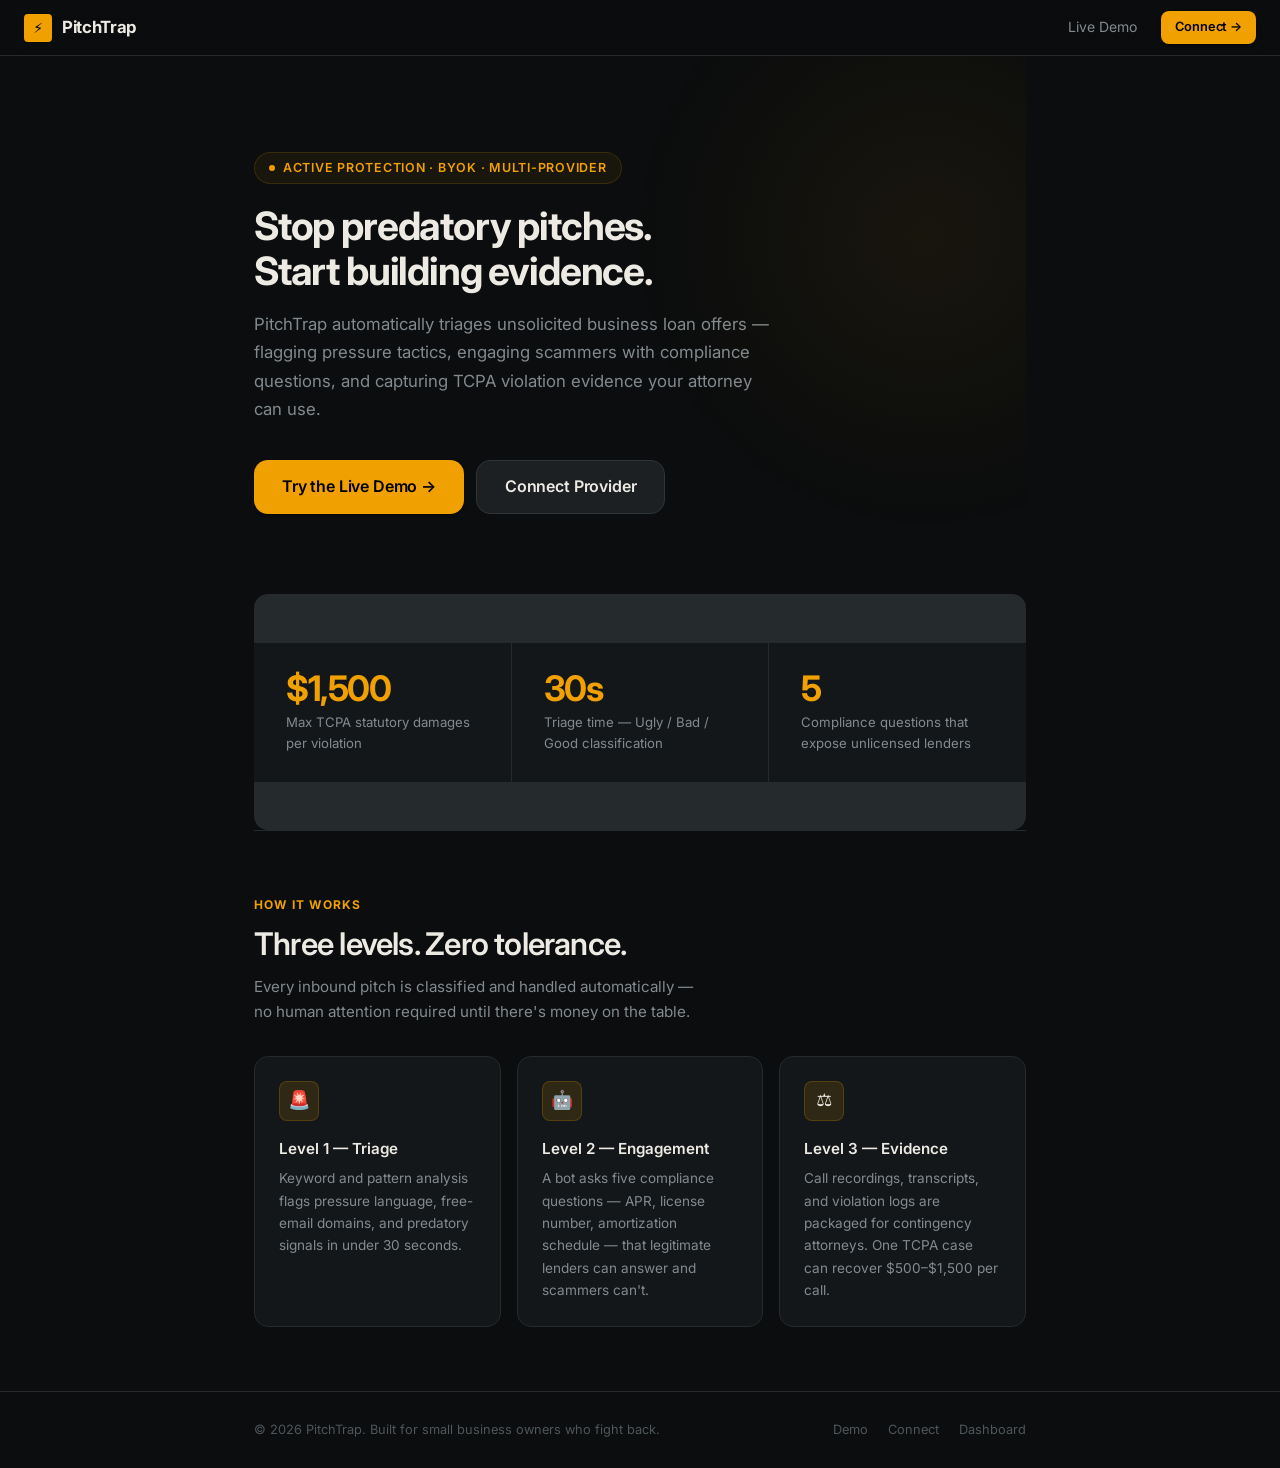
<file: templates/index.html>
<!DOCTYPE html>
<html lang="en">
<head>
  <meta charset="UTF-8">
  <meta name="viewport" content="width=device-width, initial-scale=1.0">
  <title>PitchTrap — Digital Sentinel for Small Business</title>
  <link rel="preconnect" href="https://fonts.googleapis.com">
  <link href="https://fonts.googleapis.com/css2?family=Inter:wght@400;500;600;700&family=JetBrains+Mono:wght@400;500&display=swap" rel="stylesheet">
  <link rel="stylesheet" href="/static/style.css">
  <style>
    .hero {
      padding: 96px 0 80px;
      position: relative;
      overflow: hidden;
    }
    .hero::before {
      content: '';
      position: absolute;
      top: -120px;
      right: -200px;
      width: 600px;
      height: 600px;
      background: radial-gradient(circle, rgba(240,160,0,0.06) 0%, transparent 70%);
      pointer-events: none;
    }
    .hero-headline {
      max-width: 640px;
    }
    .hero-sub {
      max-width: 520px;
      color: var(--text-secondary);
      font-size: 1.05rem;
      margin-top: 16px;
      line-height: 1.7;
    }
    .hero-actions {
      display: flex;
      gap: 12px;
      margin-top: 36px;
      flex-wrap: wrap;
    }
    .feature-grid {
      padding: 64px 0;
      border-top: 1px solid var(--border);
    }
    .feature-label {
      font-size: 0.75rem;
      font-weight: 700;
      letter-spacing: 0.1em;
      text-transform: uppercase;
      color: var(--amber);
      margin-bottom: 12px;
    }
    .feature-intro {
      max-width: 440px;
      color: var(--text-secondary);
      margin-top: 10px;
      font-size: 0.95rem;
    }
    .feature-card {
      background: var(--surface);
      border: 1px solid var(--border);
      border-radius: var(--radius-lg);
      padding: 24px;
      transition: border-color 200ms var(--ease-out), transform 200ms var(--ease-out);
    }
    .feature-card:hover {
      border-color: var(--border-light);
      transform: translateY(-2px);
    }
    .feature-icon {
      width: 40px;
      height: 40px;
      background: var(--amber-glow);
      border: 1px solid rgba(240,160,0,.2);
      border-radius: var(--radius-md);
      display: flex;
      align-items: center;
      justify-content: center;
      font-size: 18px;
      margin-bottom: 16px;
    }
    .feature-title {
      font-size: 0.95rem;
      font-weight: 600;
      color: var(--text-primary);
      margin-bottom: 6px;
    }
    .feature-desc {
      font-size: 0.85rem;
      color: var(--text-secondary);
      line-height: 1.65;
    }
    .stat-row {
      padding: 48px 0;
      border-top: 1px solid var(--border);
      display: grid;
      grid-template-columns: repeat(3, 1fr);
      gap: 1px;
      background: var(--border);
      border-radius: var(--radius-lg);
      overflow: hidden;
    }
    .stat {
      background: var(--surface);
      padding: 28px 32px;
    }
    .stat-value {
      font-size: 2.2rem;
      font-weight: 700;
      color: var(--amber);
      letter-spacing: -0.04em;
      line-height: 1;
    }
    .stat-label {
      font-size: 0.825rem;
      color: var(--text-secondary);
      margin-top: 6px;
    }
    footer {
      border-top: 1px solid var(--border);
      padding: 28px 0;
      display: flex;
      align-items: center;
      justify-content: space-between;
    }
    .footer-copy {
      font-size: 0.8rem;
      color: var(--text-muted);
    }
    .footer-links {
      display: flex;
      gap: 20px;
    }
    .footer-links a {
      font-size: 0.8rem;
      color: var(--text-muted);
      text-decoration: none;
      transition: color 150ms;
    }
    .footer-links a:hover { color: var(--text-secondary); }
    @media (max-width: 640px) {
      .hero { padding: 64px 0 48px; }
      .stat-row { grid-template-columns: 1fr; }
      footer { flex-direction: column; gap: 16px; align-items: flex-start; }
    }
  </style>
</head>
<body>

  <nav class="nav">
    <a href="/" class="nav-brand">
      <span class="nav-brand-icon">⚡</span>
      PitchTrap
    </a>
    <div class="nav-links">
      <a href="/demo" class="nav-link">Live Demo</a>
      <a href="/onboarding" class="btn btn-primary btn-sm" style="margin-left:8px">Connect →</a>
    </div>
  </nav>

  <div class="container">

    <section class="hero page-enter">
      <div class="hero-eyebrow">Active Protection · BYOK · Multi-provider</div>
      <div class="hero-headline">
        <h1>Stop predatory pitches.<br>Start building evidence.</h1>
      </div>
      <p class="hero-sub">
        PitchTrap automatically triages unsolicited business loan offers — flagging pressure tactics, engaging scammers with compliance questions, and capturing TCPA violation evidence your attorney can use.
      </p>
      <div class="hero-actions">
        <a href="/demo" class="btn btn-primary btn-lg">Try the Live Demo →</a>
        <a href="/onboarding" class="btn btn-secondary btn-lg">Connect Provider</a>
      </div>
    </section>

    <div class="stat-row page-enter page-enter-delay-1">
      <div class="stat">
        <div class="stat-value">$1,500</div>
        <div class="stat-label">Max TCPA statutory damages per violation</div>
      </div>
      <div class="stat">
        <div class="stat-value">30s</div>
        <div class="stat-label">Triage time — Ugly / Bad / Good classification</div>
      </div>
      <div class="stat">
        <div class="stat-value">5</div>
        <div class="stat-label">Compliance questions that expose unlicensed lenders</div>
      </div>
    </div>

    <section class="feature-grid page-enter page-enter-delay-2">
      <div class="feature-label">How it works</div>
      <h2>Three levels. Zero tolerance.</h2>
      <p class="feature-intro">Every inbound pitch is classified and handled automatically — no human attention required until there's money on the table.</p>
      <div class="grid-3" style="margin-top:32px">
        <div class="feature-card">
          <div class="feature-icon">🚨</div>
          <div class="feature-title">Level 1 — Triage</div>
          <div class="feature-desc">Keyword and pattern analysis flags pressure language, free-email domains, and predatory signals in under 30 seconds.</div>
        </div>
        <div class="feature-card">
          <div class="feature-icon">🤖</div>
          <div class="feature-title">Level 2 — Engagement</div>
          <div class="feature-desc">A bot asks five compliance questions — APR, license number, amortization schedule — that legitimate lenders can answer and scammers can't.</div>
        </div>
        <div class="feature-card">
          <div class="feature-icon">⚖️</div>
          <div class="feature-title">Level 3 — Evidence</div>
          <div class="feature-desc">Call recordings, transcripts, and violation logs are packaged for contingency attorneys. One TCPA case can recover $500–$1,500 per call.</div>
        </div>
      </div>
    </section>

  </div>

  <footer>
    <div class="container" style="display:flex;align-items:center;justify-content:space-between;width:100%">
      <span class="footer-copy">© 2026 PitchTrap. Built for small business owners who fight back.</span>
      <div class="footer-links">
        <a href="/demo">Demo</a>
        <a href="/onboarding">Connect</a>
        <a href="/dashboard">Dashboard</a>
      </div>
    </div>
  </footer>

</body>
</html>
</file>
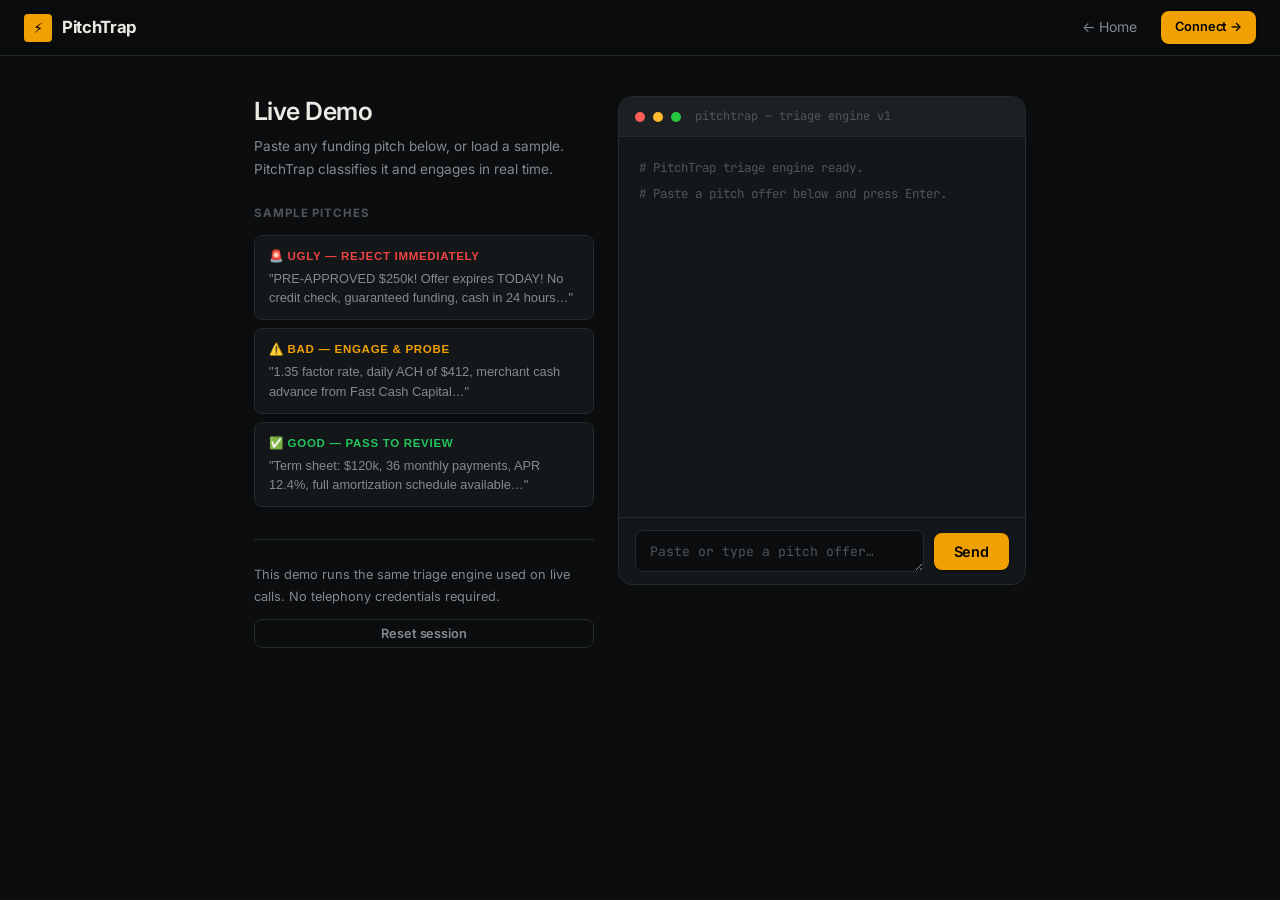
<file: templates/demo.html>
<!DOCTYPE html>
<html lang="en">
<head>
  <meta charset="UTF-8">
  <meta name="viewport" content="width=device-width, initial-scale=1.0">
  <title>PitchTrap — Live Demo</title>
  <link rel="preconnect" href="https://fonts.googleapis.com">
  <link href="https://fonts.googleapis.com/css2?family=Inter:wght@400;500;600;700&family=JetBrains+Mono:wght@400;500&display=swap" rel="stylesheet">
  <link rel="stylesheet" href="/static/style.css">
  <style>
    .demo-layout {
      display: grid;
      grid-template-columns: 340px 1fr;
      gap: 24px;
      padding: 40px 0 64px;
      align-items: start;
    }
    .demo-sidebar {
      position: sticky;
      top: 80px;
    }
    .samples-label {
      font-size: 0.72rem;
      font-weight: 700;
      text-transform: uppercase;
      letter-spacing: 0.08em;
      color: var(--text-muted);
      margin-bottom: 12px;
    }
    .sample-btn {
      width: 100%;
      text-align: left;
      background: var(--surface);
      border: 1px solid var(--border);
      border-radius: var(--radius-md);
      padding: 12px 14px;
      color: var(--text-secondary);
      font-size: 0.8rem;
      cursor: pointer;
      margin-bottom: 8px;
      line-height: 1.5;
      transition: border-color 150ms var(--ease-out), color 150ms var(--ease-out);
    }
    .sample-btn:hover { border-color: var(--border-light); color: var(--text-primary); }
    .sample-btn strong {
      display: block;
      font-size: 0.72rem;
      text-transform: uppercase;
      letter-spacing: 0.06em;
      margin-bottom: 4px;
    }
    .sample-btn.ugly strong  { color: var(--red); }
    .sample-btn.bad strong   { color: var(--amber); }
    .sample-btn.good strong  { color: var(--green); }
    .terminal {
      background: var(--surface);
      border: 1px solid var(--border);
      border-radius: var(--radius-lg);
      overflow: hidden;
      display: flex;
      flex-direction: column;
    }
    .terminal-bar {
      background: var(--surface-2);
      border-bottom: 1px solid var(--border);
      padding: 10px 16px;
      display: flex;
      align-items: center;
      gap: 8px;
    }
    .term-dot { width: 10px; height: 10px; border-radius: 50%; }
    .term-dot-r { background: #FF5F57; }
    .term-dot-y { background: #FEBC2E; }
    .term-dot-g { background: #28C840; }
    .terminal-label {
      font-size: 0.75rem;
      color: var(--text-muted);
      margin-left: 6px;
      font-family: var(--font-mono);
    }
    .terminal-body {
      flex: 1;
      padding: 20px;
      min-height: 380px;
      overflow-y: auto;
      font-family: var(--font-mono);
      font-size: 0.82rem;
      line-height: 1.75;
    }
    .msg { margin-bottom: 4px; }
    .msg-user {
      color: var(--text-secondary);
    }
    .msg-user::before { content: '> '; color: var(--text-muted); }
    .msg-bot { color: var(--text-primary); }
    .msg-bot::before { content: '⚡ '; color: var(--amber); }
    .msg-verdict-ugly  { color: var(--red);   font-weight: 600; }
    .msg-verdict-bad   { color: var(--amber); font-weight: 600; }
    .msg-verdict-good  { color: var(--green); font-weight: 600; }
    .msg-verdict-ugly::before,
    .msg-verdict-bad::before,
    .msg-verdict-good::before { content: '▸ '; }
    .msg-system {
      color: var(--text-muted);
      font-size: 0.78rem;
    }
    .msg-system::before { content: '# '; }
    .terminal-footer {
      border-top: 1px solid var(--border);
      padding: 12px 16px;
      display: flex;
      gap: 10px;
      align-items: center;
    }
    .terminal-input {
      flex: 1;
      background: var(--bg);
      border: 1px solid var(--border);
      border-radius: var(--radius-md);
      padding: 10px 14px;
      color: var(--text-primary);
      font-family: var(--font-mono);
      font-size: 0.82rem;
      outline: none;
      height: 42px;
      transition: border-color 150ms;
    }
    .terminal-input:focus { border-color: var(--amber); box-shadow: 0 0 0 3px var(--amber-glow); }
    .terminal-input::placeholder { color: var(--text-muted); }
    .typing {
      display: inline-block;
      opacity: 0.5;
    }
    .typing::after {
      content: '▋';
      animation: blink 1s step-end infinite;
    }
    @keyframes blink { 50% { opacity: 0; } }
    @media (max-width: 768px) {
      .demo-layout {
        grid-template-columns: 1fr;
        padding: 24px 0 48px;
      }
      .demo-sidebar { position: static; }
    }
  </style>
</head>
<body>

  <nav class="nav">
    <a href="/" class="nav-brand">
      <span class="nav-brand-icon">⚡</span>
      PitchTrap
    </a>
    <div class="nav-links">
      <a href="/" class="nav-link">← Home</a>
      <a href="/onboarding" class="btn btn-primary btn-sm" style="margin-left:8px">Connect →</a>
    </div>
  </nav>

  <div class="container">
    <div class="demo-layout">

      <!-- Sidebar: sample pitches -->
      <div class="demo-sidebar page-enter">
        <div style="margin-bottom:24px">
          <h3>Live Demo</h3>
          <p class="text-muted mt-8" style="font-size:0.85rem;line-height:1.65">Paste any funding pitch below, or load a sample. PitchTrap classifies it and engages in real time.</p>
        </div>

        <div class="samples-label">Sample pitches</div>

        <button class="sample-btn ugly" onclick="loadSample('ugly')">
          <strong>🚨 Ugly — reject immediately</strong>
          "PRE-APPROVED $250k! Offer expires TODAY! No credit check, guaranteed funding, cash in 24 hours…"
        </button>

        <button class="sample-btn bad" onclick="loadSample('bad')">
          <strong>⚠️ Bad — engage & probe</strong>
          "1.35 factor rate, daily ACH of $412, merchant cash advance from Fast Cash Capital…"
        </button>

        <button class="sample-btn good" onclick="loadSample('good')">
          <strong>✅ Good — pass to review</strong>
          "Term sheet: $120k, 36 monthly payments, APR 12.4%, full amortization schedule available…"
        </button>

        <div class="divider"></div>

        <p class="text-xs text-muted" style="line-height:1.65">
          This demo runs the same triage engine used on live calls. No telephony credentials required.
        </p>

        <button class="btn btn-ghost btn-sm" style="margin-top:12px;width:100%" onclick="resetDemo()">Reset session</button>
      </div>

      <!-- Terminal -->
      <div class="terminal page-enter page-enter-delay-1">
        <div class="terminal-bar">
          <span class="term-dot term-dot-r"></span>
          <span class="term-dot term-dot-y"></span>
          <span class="term-dot term-dot-g"></span>
          <span class="terminal-label">pitchtrap — triage engine v1</span>
        </div>

        <div class="terminal-body" id="log">
          <div class="msg msg-system">PitchTrap triage engine ready.</div>
          <div class="msg msg-system">Paste a pitch offer below and press Enter.</div>
        </div>

        <div class="terminal-footer">
          <textarea class="terminal-input" id="input" rows="1"
            placeholder="Paste or type a pitch offer…"
            onkeydown="handleKey(event)"
            oninput="autoResize(this)"></textarea>
          <button class="btn btn-primary" onclick="send()">Send</button>
        </div>
      </div>

    </div>
  </div>

  <script>
    const log   = document.getElementById('log');
    const input = document.getElementById('input');
    let sessionId = 'demo-' + Math.random().toString(36).slice(2);

    const samples = {
      ugly: "PRE-APPROVED $250k! Offer expires TODAY! No credit check, guaranteed funding, bad credit OK, cash in 24 hours — no paperwork required.",
      bad:  "1.35 factor rate, daily ACH of $412 from your account, merchant cash advance from Fast Cash Capital — quick capital, rapid funding available now.",
      good: "Term sheet: $120,000 at 12.4% APR, 36 monthly payments of $3,995, full amortization schedule attached, total repayment $143,820."
    };

    function append(text, cls) {
      const el = document.createElement('div');
      el.className = 'msg ' + (cls || '');
      el.textContent = text;
      log.appendChild(el);
      log.scrollTop = log.scrollHeight;
      return el;
    }

    function loadSample(type) {
      input.value = samples[type];
      autoResize(input);
      input.focus();
    }

    function handleKey(e) {
      if (e.key === 'Enter' && !e.shiftKey) { e.preventDefault(); send(); }
    }

    function autoResize(el) {
      el.style.height = 'auto';
      el.style.height = Math.min(el.scrollHeight, 120) + 'px';
    }

    async function send() {
      const text = input.value.trim();
      if (!text) return;
      append(text, 'msg-user');
      input.value = '';
      autoResize(input);

      const typing = append('', 'msg-system typing');

      try {
        const res = await fetch('/demo/turn', {
          method: 'POST',
          headers: { 'Content-Type': 'application/json' },
          body: JSON.stringify({ session_id: sessionId, text })
        });
        const data = await res.json();
        log.removeChild(typing);

        if (data.verdict) {
          const cls = 'msg-verdict-' + data.verdict.toLowerCase();
          append(`VERDICT: ${data.verdict.toUpperCase()} (confidence: ${Math.round((data.confidence||0)*100)}%) — ${(data.reasons||[]).join('; ')}`, cls);
        }
        if (data.message) {
          append(data.message, 'msg-bot');
        }
        if (data.finished) {
          append('Session complete. Evidence log ready.', 'msg-system');
        }
      } catch(e) {
        log.removeChild(typing);
        append('Error: ' + e.message, 'msg-system');
      }
    }

    async function resetDemo() {
      try {
        await fetch('/demo/turn', {
          method: 'POST',
          headers: { 'Content-Type': 'application/json' },
          body: JSON.stringify({ session_id: sessionId, reset: true })
        });
      } catch(e) {}
      log.innerHTML = '';
      append('Session reset.', 'msg-system');
      append('Paste a new pitch offer below and press Enter.', 'msg-system');
      sessionId = 'demo-' + Math.random().toString(36).slice(2);
    }
  </script>
</body>
</html>
</file>
<file: static/style.css>
/* ============================================================
   PitchTrap Design System — "Sentinel"
   Dark ops aesthetic: near-black surfaces, amber alert accent,
   precision spacing, zero template-feel.
   ============================================================ */

/* --- Tokens ------------------------------------------------- */
:root {
  --bg:           #0B0D0E;
  --surface:      #141719;
  --surface-2:    #1C2023;
  --border:       #252A2D;
  --border-light: #2E3438;

  --text-primary:   #EDE9E3;
  --text-secondary: #828A8F;
  --text-muted:     #4E565B;

  --amber:        #F0A000;
  --amber-dim:    #A36D00;
  --amber-glow:   rgba(240, 160, 0, 0.12);
  --amber-glow-sm: rgba(240, 160, 0, 0.06);

  --green:        #22C55E;
  --green-dim:    rgba(34, 197, 94, 0.12);
  --red:          #EF4444;
  --red-dim:      rgba(239, 68, 68, 0.12);

  --radius-sm:    4px;
  --radius-md:    8px;
  --radius-lg:    14px;
  --radius-xl:    20px;

  --shadow-sm:  0 1px 3px rgba(0,0,0,.4), 0 1px 2px rgba(0,0,0,.3);
  --shadow-md:  0 4px 12px rgba(0,0,0,.5), 0 2px 4px rgba(0,0,0,.3);
  --shadow-lg:  0 12px 40px rgba(0,0,0,.6), 0 4px 12px rgba(0,0,0,.4);

  --font-sans: 'Inter', system-ui, -apple-system, sans-serif;
  --font-mono: 'JetBrains Mono', 'Fira Code', 'Cascadia Code', monospace;

  --ease-out: cubic-bezier(0.0, 0, 0.2, 1);
  --ease-in-out: cubic-bezier(0.4, 0, 0.2, 1);
}

/* --- Reset -------------------------------------------------- */
*, *::before, *::after { box-sizing: border-box; margin: 0; padding: 0; }
html { font-size: 16px; -webkit-font-smoothing: antialiased; }

body {
  font-family: var(--font-sans);
  background: var(--bg);
  color: var(--text-primary);
  line-height: 1.6;
  min-height: 100vh;
}

/* --- Typography scale (1.25 ratio) -------------------------- */
h1 { font-size: 2.441rem; line-height: 1.15; letter-spacing: -0.03em; font-weight: 700; }
h2 { font-size: 1.953rem; line-height: 1.2;  letter-spacing: -0.025em; font-weight: 600; }
h3 { font-size: 1.563rem; line-height: 1.25; letter-spacing: -0.02em;  font-weight: 600; }
h4 { font-size: 1.25rem;  line-height: 1.3;  letter-spacing: -0.015em; font-weight: 600; }
p  { font-size: 1rem;     line-height: 1.65; }
small, .text-sm { font-size: 0.875rem; }
.text-xs  { font-size: 0.8rem; }
.mono     { font-family: var(--font-mono); font-size: 0.875em; }

/* --- Layout ------------------------------------------------- */
.container {
  width: 100%;
  max-width: 820px;
  margin: 0 auto;
  padding: 0 24px;
}

.container-narrow {
  width: 100%;
  max-width: 560px;
  margin: 0 auto;
  padding: 0 24px;
}

/* --- Nav ---------------------------------------------------- */
.nav {
  border-bottom: 1px solid var(--border);
  padding: 0 24px;
  display: flex;
  align-items: center;
  justify-content: space-between;
  height: 56px;
  position: sticky;
  top: 0;
  background: rgba(11, 13, 14, 0.92);
  backdrop-filter: blur(12px);
  -webkit-backdrop-filter: blur(12px);
  z-index: 100;
}

.nav-brand {
  display: flex;
  align-items: center;
  gap: 10px;
  text-decoration: none;
  color: var(--text-primary);
  font-weight: 700;
  font-size: 1.05rem;
  letter-spacing: -0.02em;
}

.nav-brand-icon {
  width: 28px;
  height: 28px;
  background: var(--amber);
  border-radius: var(--radius-sm);
  display: flex;
  align-items: center;
  justify-content: center;
  font-size: 14px;
  line-height: 1;
  color: #000;
}

.nav-links {
  display: flex;
  align-items: center;
  gap: 4px;
}

.nav-link {
  color: var(--text-secondary);
  text-decoration: none;
  font-size: 0.875rem;
  padding: 6px 12px;
  border-radius: var(--radius-sm);
  transition: color 150ms var(--ease-out), background 150ms var(--ease-out);
}

.nav-link:hover { color: var(--text-primary); background: var(--surface-2); }
.nav-link.active { color: var(--amber); }

/* --- Buttons ----------------------------------------------- */
.btn {
  display: inline-flex;
  align-items: center;
  justify-content: center;
  gap: 8px;
  padding: 10px 20px;
  font-size: 0.9rem;
  font-weight: 600;
  font-family: var(--font-sans);
  border-radius: var(--radius-md);
  border: none;
  cursor: pointer;
  text-decoration: none;
  transition: transform 120ms var(--ease-out),
              box-shadow 150ms var(--ease-out),
              background 150ms var(--ease-out),
              opacity 150ms var(--ease-out);
  position: relative;
  white-space: nowrap;
  letter-spacing: -0.01em;
}

.btn:active { transform: scale(0.97); }

.btn-primary {
  background: var(--amber);
  color: #000;
  box-shadow: 0 0 0 0 var(--amber-glow), var(--shadow-sm);
}
.btn-primary:hover {
  background: #FDB820;
  box-shadow: 0 0 0 4px var(--amber-glow), var(--shadow-md);
  transform: translateY(-1px);
}

.btn-secondary {
  background: var(--surface-2);
  color: var(--text-primary);
  border: 1px solid var(--border-light);
}
.btn-secondary:hover {
  background: #232A2E;
  border-color: #3A4248;
  transform: translateY(-1px);
}

.btn-ghost {
  background: transparent;
  color: var(--text-secondary);
  border: 1px solid var(--border);
}
.btn-ghost:hover { color: var(--text-primary); border-color: var(--border-light); }

.btn-lg { padding: 13px 28px; font-size: 1rem; border-radius: var(--radius-lg); }
.btn-sm { padding: 6px 14px; font-size: 0.8rem; }

/* --- Cards -------------------------------------------------- */
.card {
  background: var(--surface);
  border: 1px solid var(--border);
  border-radius: var(--radius-lg);
  padding: 28px;
  box-shadow: var(--shadow-sm);
}

.card-sm { padding: 20px; }
.card-lg { padding: 36px; }

/* --- Form elements ------------------------------------------ */
.form-group { display: flex; flex-direction: column; gap: 6px; margin-top: 20px; }
.form-group:first-child { margin-top: 0; }

label {
  font-size: 0.8rem;
  font-weight: 600;
  color: var(--text-secondary);
  letter-spacing: 0.05em;
  text-transform: uppercase;
}

input[type="text"],
input[type="password"],
input[type="email"],
select,
textarea {
  width: 100%;
  height: 44px;
  padding: 0 14px;
  font-size: 0.9rem;
  font-family: var(--font-sans);
  background: var(--bg);
  border: 1px solid var(--border);
  border-radius: var(--radius-md);
  color: var(--text-primary);
  outline: none;
  transition: border-color 150ms var(--ease-out), box-shadow 150ms var(--ease-out);
  appearance: none;
  -webkit-appearance: none;
}

textarea {
  height: auto;
  padding: 12px 14px;
  resize: vertical;
  line-height: 1.6;
}

input::placeholder, textarea::placeholder { color: var(--text-muted); }

input:focus, select:focus, textarea:focus {
  border-color: var(--amber);
  box-shadow: 0 0 0 3px var(--amber-glow);
}

select {
  background-image: url("data:image/svg+xml,%3Csvg xmlns='http://www.w3.org/2000/svg' width='12' height='8' viewBox='0 0 12 8'%3E%3Cpath d='M1 1l5 5 5-5' stroke='%23828A8F' stroke-width='1.5' fill='none' stroke-linecap='round'/%3E%3C/svg%3E");
  background-repeat: no-repeat;
  background-position: right 14px center;
  padding-right: 36px;
  cursor: pointer;
}

/* --- Alerts / Flash ----------------------------------------- */
.alert {
  display: flex;
  align-items: flex-start;
  gap: 10px;
  padding: 12px 16px;
  border-radius: var(--radius-md);
  font-size: 0.875rem;
  border: 1px solid transparent;
}

.alert-success { background: var(--green-dim); border-color: rgba(34,197,94,.25); color: #4ADE80; }
.alert-error   { background: var(--red-dim);   border-color: rgba(239,68,68,.25);  color: #FCA5A5; }
.alert-info    { background: var(--amber-glow); border-color: rgba(240,160,0,.2);  color: var(--amber); }

/* --- Badge -------------------------------------------------- */
.badge {
  display: inline-flex;
  align-items: center;
  gap: 5px;
  padding: 3px 10px;
  border-radius: 99px;
  font-size: 0.75rem;
  font-weight: 600;
  letter-spacing: 0.03em;
}

.badge-amber  { background: var(--amber-glow); color: var(--amber); border: 1px solid rgba(240,160,0,.2); }
.badge-green  { background: var(--green-dim);  color: var(--green); border: 1px solid rgba(34,197,94,.2); }
.badge-red    { background: var(--red-dim);    color: var(--red);   border: 1px solid rgba(239,68,68,.2); }
.badge-muted  { background: var(--surface-2);  color: var(--text-secondary); border: 1px solid var(--border); }

/* --- Divider ----------------------------------------------- */
.divider { height: 1px; background: var(--border); margin: 24px 0; }

/* --- Triage output display --------------------------------- */
.triage-result {
  font-family: var(--font-mono);
  font-size: 0.82rem;
  background: var(--bg);
  border: 1px solid var(--border);
  border-radius: var(--radius-md);
  padding: 16px;
  line-height: 1.7;
  overflow: auto;
}

.triage-ugly  { border-color: rgba(239,68,68,.35);   color: #FCA5A5; }
.triage-bad   { border-color: rgba(240,160,0,.35);   color: var(--amber); }
.triage-good  { border-color: rgba(34,197,94,.35);   color: #4ADE80; }
.triage-empty { color: var(--text-muted); }

/* --- Step indicator ---------------------------------------- */
.steps {
  display: flex;
  flex-direction: column;
  gap: 0;
  counter-reset: step;
}

.step {
  display: flex;
  gap: 16px;
  position: relative;
  padding-bottom: 24px;
}

.step:last-child { padding-bottom: 0; }

.step::before {
  content: counter(step);
  counter-increment: step;
  flex-shrink: 0;
  width: 28px;
  height: 28px;
  border-radius: 50%;
  background: var(--surface-2);
  border: 1px solid var(--border-light);
  color: var(--text-secondary);
  font-size: 0.75rem;
  font-weight: 700;
  display: flex;
  align-items: center;
  justify-content: center;
}

.step::after {
  content: '';
  position: absolute;
  left: 14px;
  top: 28px;
  bottom: 0;
  width: 1px;
  background: var(--border);
}

.step:last-child::after { display: none; }

.step-active::before {
  background: var(--amber-glow);
  border-color: var(--amber);
  color: var(--amber);
}

.step-content { padding-top: 4px; }
.step-title   { font-weight: 600; font-size: 0.9rem; color: var(--text-primary); }
.step-desc    { font-size: 0.825rem; color: var(--text-secondary); margin-top: 2px; }

/* --- Hero section ------------------------------------------ */
.hero-eyebrow {
  display: inline-flex;
  align-items: center;
  gap: 8px;
  background: var(--amber-glow-sm);
  border: 1px solid rgba(240,160,0,.15);
  border-radius: 99px;
  padding: 5px 14px;
  font-size: 0.78rem;
  font-weight: 600;
  color: var(--amber);
  letter-spacing: 0.06em;
  text-transform: uppercase;
  margin-bottom: 20px;
}

.hero-eyebrow::before {
  content: '';
  width: 6px;
  height: 6px;
  border-radius: 50%;
  background: var(--amber);
  animation: pulse 2s infinite;
}

@keyframes pulse {
  0%, 100% { opacity: 1; transform: scale(1); }
  50%       { opacity: 0.5; transform: scale(0.75); }
}

/* --- Grid -------------------------------------------------- */
.grid-3 {
  display: grid;
  grid-template-columns: repeat(3, 1fr);
  gap: 16px;
}

.grid-2 {
  display: grid;
  grid-template-columns: repeat(2, 1fr);
  gap: 16px;
}

/* --- Utility ----------------------------------------------- */
.text-amber   { color: var(--amber); }
.text-muted   { color: var(--text-secondary); }
.text-danger  { color: var(--red); }
.text-success { color: var(--green); }

.mt-8  { margin-top: 8px; }
.mt-12 { margin-top: 12px; }
.mt-16 { margin-top: 16px; }
.mt-24 { margin-top: 24px; }
.mt-32 { margin-top: 32px; }
.mt-48 { margin-top: 48px; }
.mt-64 { margin-top: 64px; }

.flex { display: flex; }
.flex-col { flex-direction: column; }
.items-center { align-items: center; }
.gap-8  { gap: 8px; }
.gap-12 { gap: 12px; }
.gap-16 { gap: 16px; }

/* --- Responsive -------------------------------------------- */
@media (max-width: 768px) {
  h1 { font-size: 1.953rem; }
  h2 { font-size: 1.563rem; }
  .grid-3 { grid-template-columns: 1fr; }
  .grid-2 { grid-template-columns: 1fr; }
  .btn-lg { padding: 12px 22px; font-size: 0.95rem; }
  .card   { padding: 20px; }
}

@media (max-width: 480px) {
  .container, .container-narrow { padding: 0 16px; }
  h1 { font-size: 1.75rem; }
}

/* --- Page fade-in ------------------------------------------ */
@keyframes fadeUp {
  from { opacity: 0; transform: translateY(12px); }
  to   { opacity: 1; transform: translateY(0); }
}

.page-enter {
  animation: fadeUp 350ms var(--ease-out) both;
}

.page-enter-delay-1 { animation-delay: 60ms; }
.page-enter-delay-2 { animation-delay: 120ms; }
.page-enter-delay-3 { animation-delay: 180ms; }
</file>
